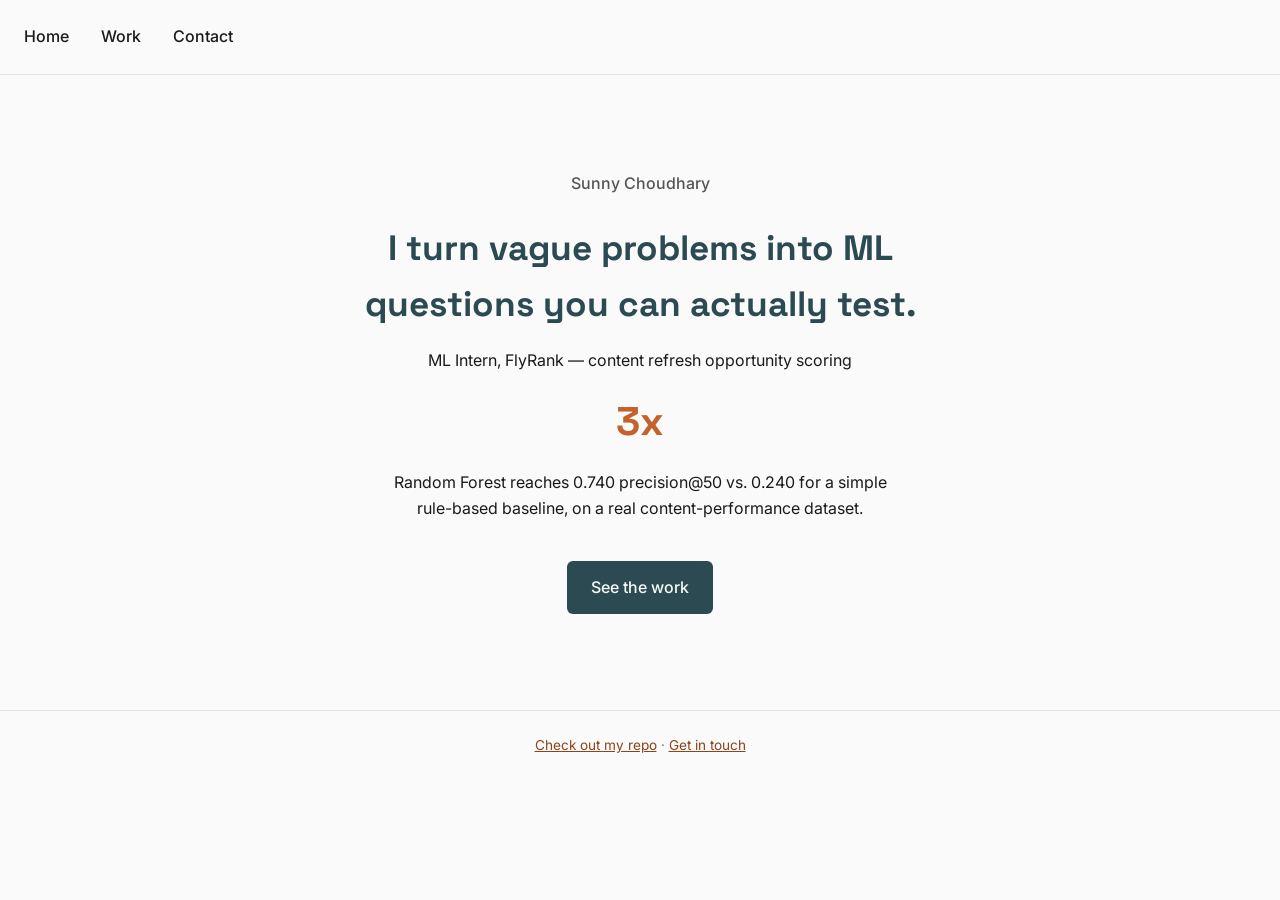
<file: docs/index.html>
<!DOCTYPE html>
<html lang="en">
<head>
<meta charset="UTF-8">
<meta name="viewport" content="width=device-width, initial-scale=1.0">
<title>Sunny Choudhary — ML Intern</title>
<meta name="description" content="Sunny Choudhary — ML intern building a content-scoring model that beats a rule-based baseline by 3x on real search data.">
<meta property="og:title" content="Sunny Choudhary — ML Intern">
<meta property="og:description" content="I turn vague problems into ML questions you can actually test. Content refresh opportunity scoring, built on real search data.">
<meta property="og:image" content="https://sunnychoudhary850.github.io/FlyRank/model-comparison-screenshot.png">
<meta property="og:type" content="website">
<link rel="icon" type="image/svg+xml" href="logo-favicon.svg">
<script data-goatcounter="https://sunnychoudhary.goatcounter.com/count" async src="//gc.zgo.at/count.js"></script>
<link rel="preconnect" href="https://fonts.googleapis.com">
<link href="https://fonts.googleapis.com/css2?family=Space+Grotesk:wght@500;700&family=Inter:wght@400;500&display=swap" rel="stylesheet">
<link rel="stylesheet" href="style.css">
</head>
<body>
  <nav>
    <a href="index.html">Home</a>
    <a href="work.html">Work</a>
    <a href="contact.html">Contact</a>
  </nav>

  <div class="wrap">
    <div class="hero">
      <p style="font-weight:500; color:#555; margin-bottom:0.25rem;">Sunny Choudhary</p>
      <h1>I turn vague problems into ML questions you can actually test.</h1>
      <p>ML Intern, FlyRank — content refresh opportunity scoring</p>
      <div class="proof-number">3x</div>
      <p>Random Forest reaches 0.740 precision@50 vs. 0.240 for a simple<br>
      rule-based baseline, on a real content-performance dataset.</p>
      <a class="cta" href="work.html">See the work</a>
    </div>
  </div>

  <footer>
    <a href="https://github.com/SunnyChoudhary850/FlyRank">Check out my repo</a> ·
    <a href="contact.html">Get in touch</a>
  </footer>
</body>
</html>
</file>
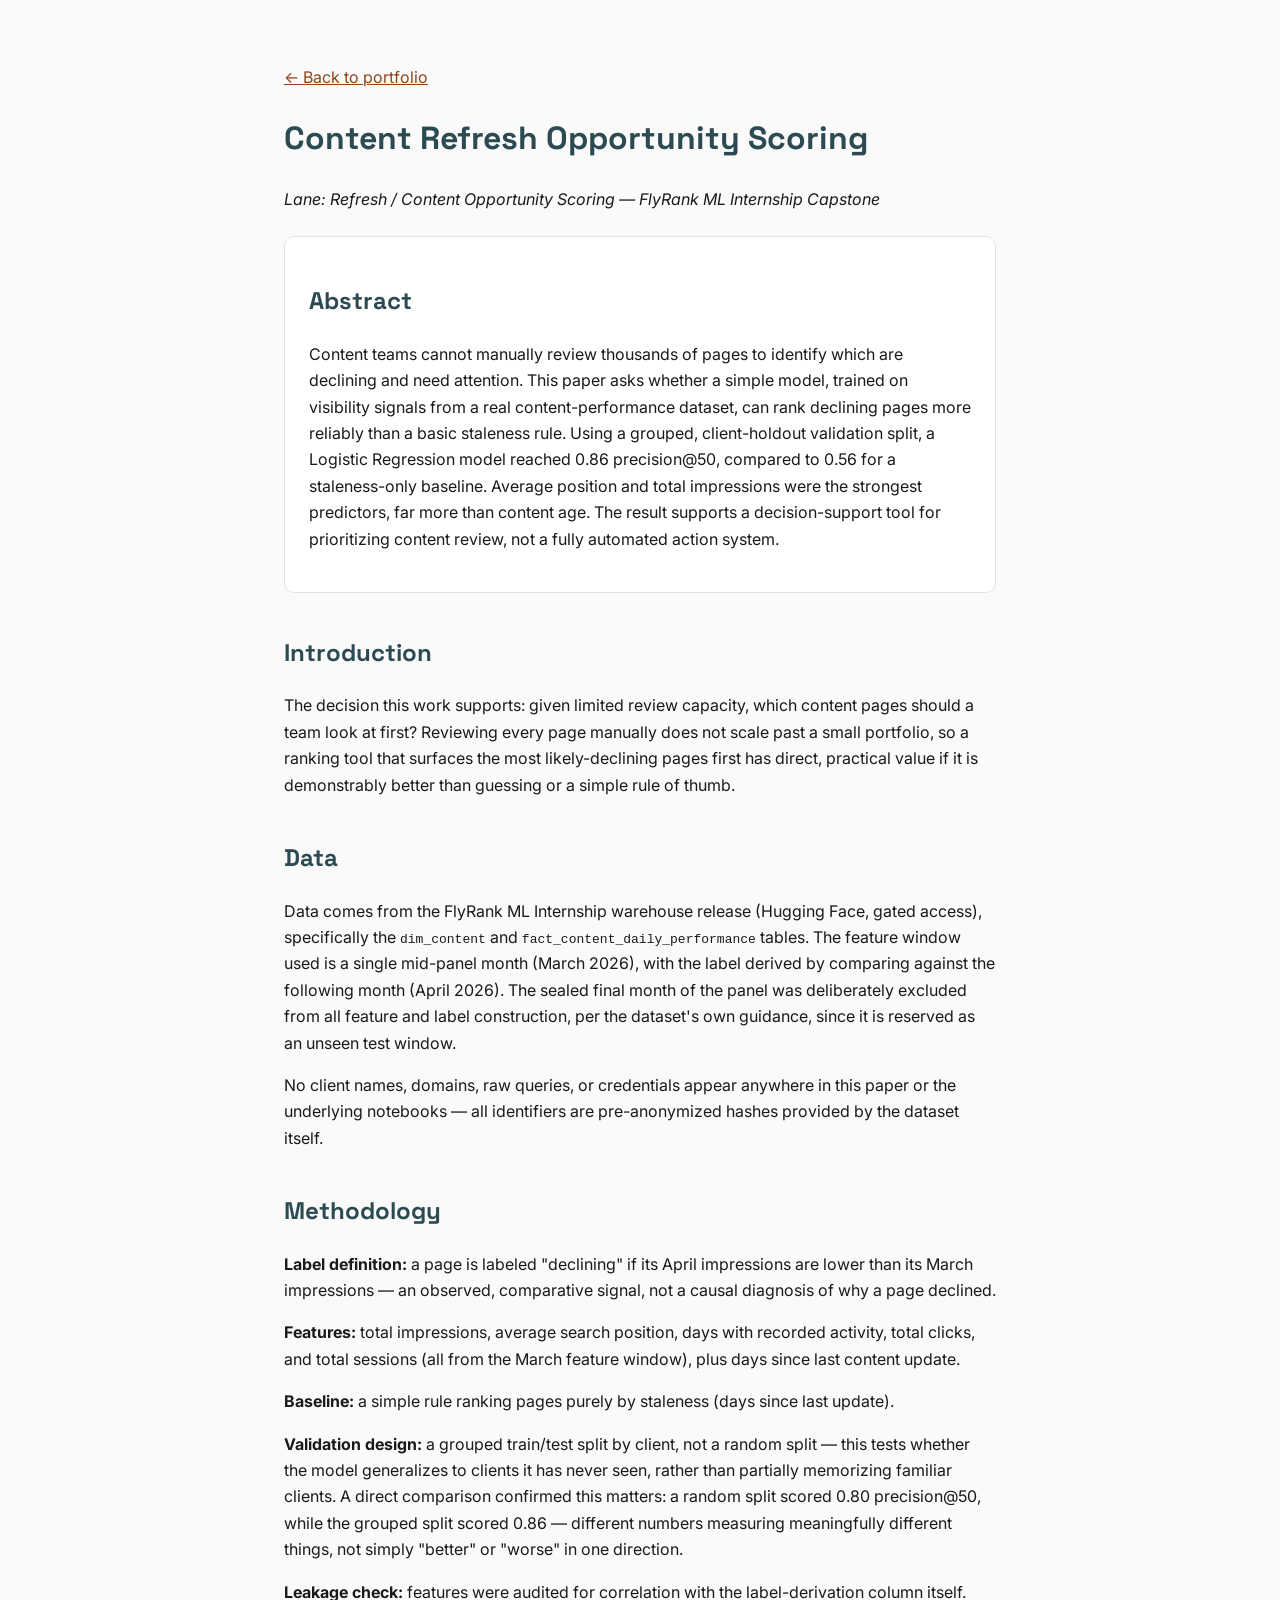
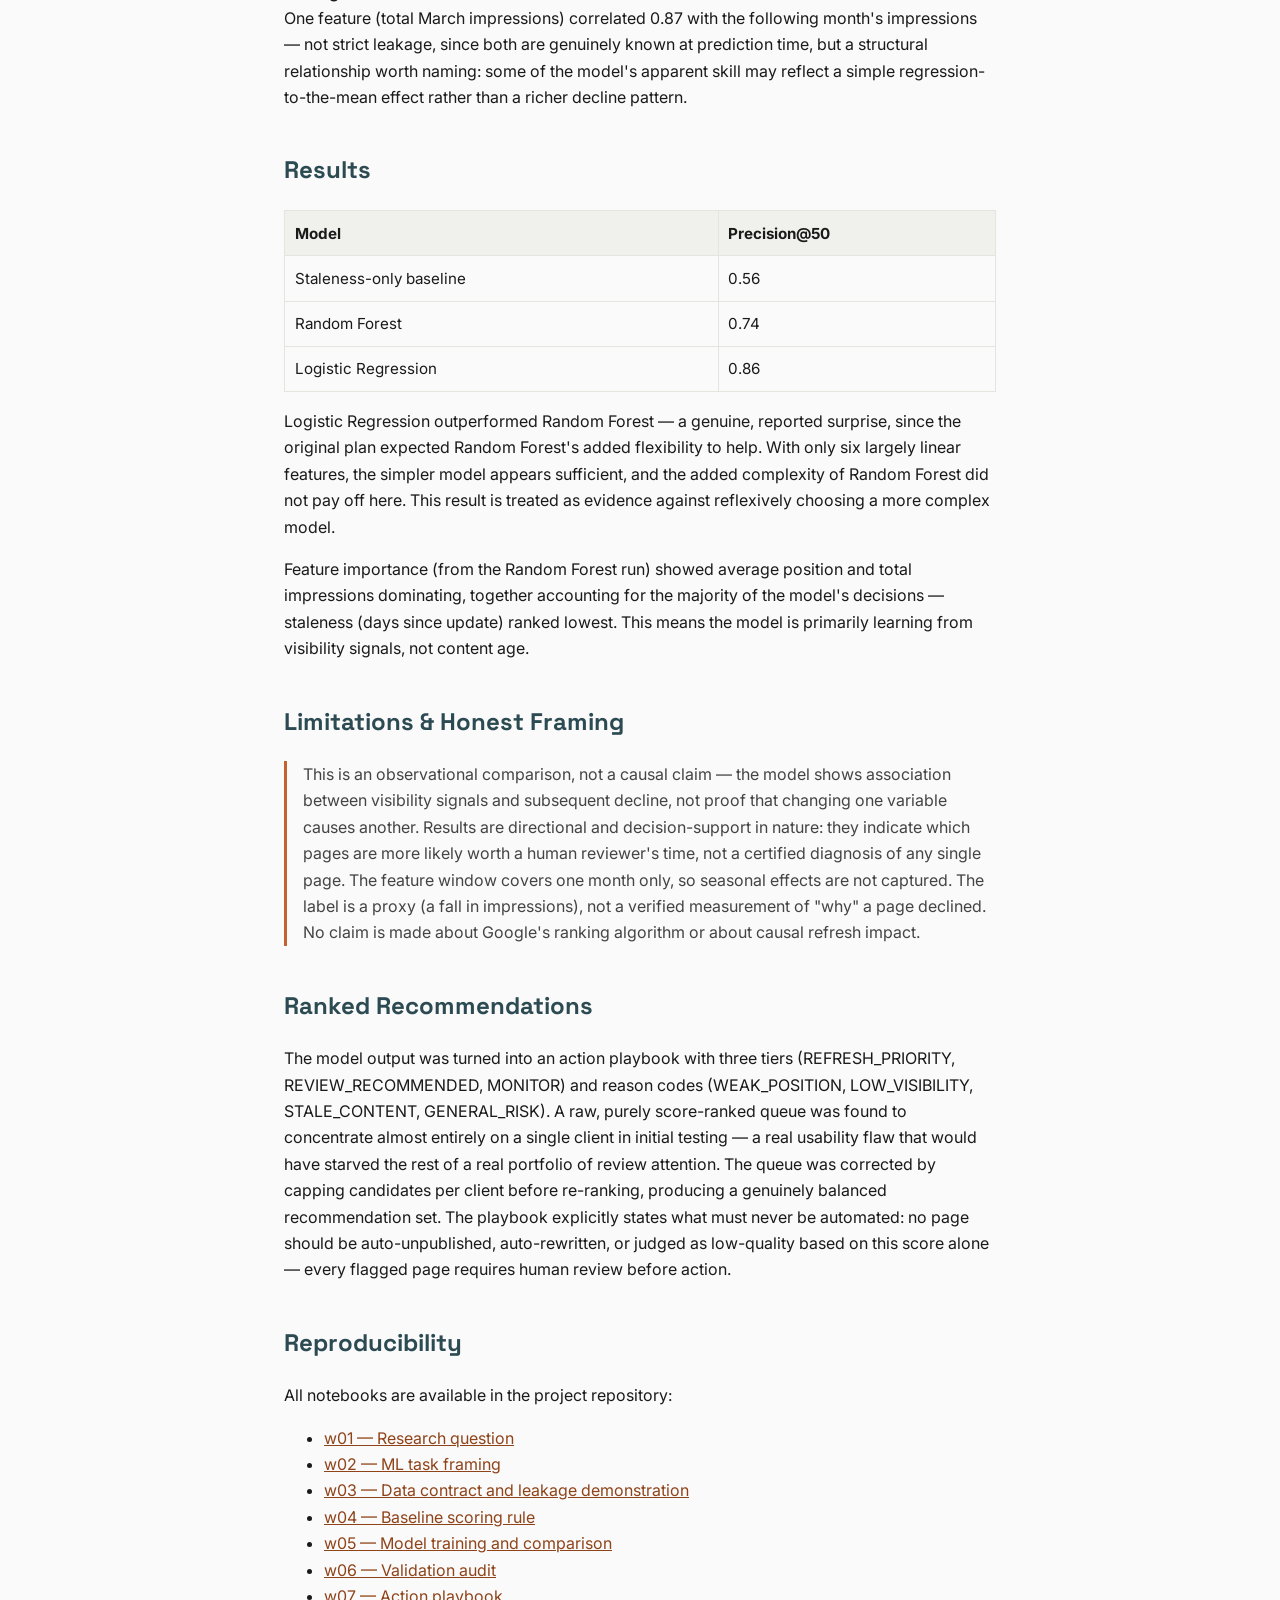
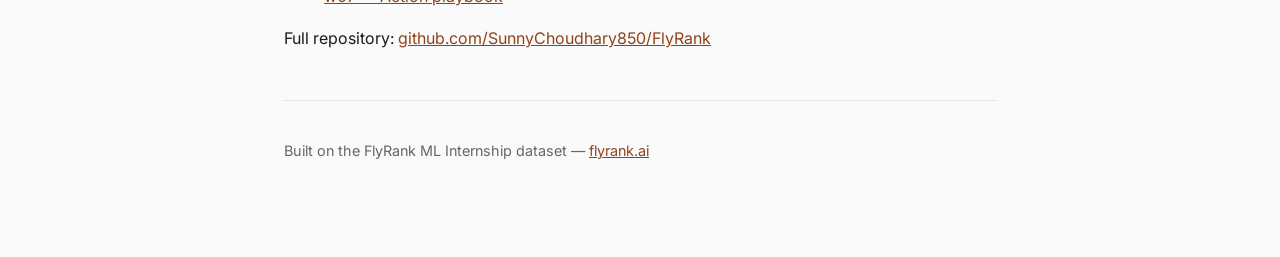
<file: docs/capstone.html>
<!DOCTYPE html>
<html lang="en">
<head>
<meta charset="UTF-8">
<meta name="viewport" content="width=device-width, initial-scale=1.0">
<title>Content Refresh Opportunity Scoring — Research Paper — Sunny Choudhary</title>
<meta name="description" content="A research paper on scoring content pages by decline risk, validated against an honest baseline, built on the FlyRank ML Internship dataset.">
<meta property="og:title" content="Content Refresh Opportunity Scoring — Research Paper">
<meta property="og:description" content="Question, method, and result: a validated content-decline scoring model, tested honestly.">
<meta property="og:type" content="article">
<link rel="preconnect" href="https://fonts.googleapis.com">
<link href="https://fonts.googleapis.com/css2?family=Space+Grotesk:wght@500;700&family=Inter:wght@400;500&display=swap" rel="stylesheet">
<style>
  :root {
    --text: #1A1A1A; --bg: #FAFAFA; --main: #2C4A52; --accent: #C4622D; --accent-text: #8F4319;
  }
  * { box-sizing: border-box; }
  body { margin: 0; background: var(--bg); color: var(--text); font-family: 'Inter', sans-serif; line-height: 1.65; }
  h1, h2 { font-family: 'Space Grotesk', sans-serif; color: var(--main); }
  a { color: var(--accent-text); }
  .wrap { max-width: 760px; margin: 0 auto; padding: 3rem 1.5rem 5rem; }
  .abstract { background: #fff; border: 1px solid #e5e5e0; border-radius: 10px; padding: 1.5rem; margin: 1.5rem 0; }
  table { width: 100%; border-collapse: collapse; margin: 1rem 0; }
  th, td { border: 1px solid #e5e5e0; padding: 0.6rem; text-align: left; font-size: 0.95rem; }
  th { background: #f0f0ec; }
  .limitation { border-left: 3px solid var(--accent); padding-left: 1rem; color: #444; }
  .credit { margin-top: 3rem; padding-top: 1.5rem; border-top: 1px solid #e5e5e0; font-size: 0.9rem; color: #666; }
  section { margin-top: 2.5rem; }
</style>
</head>
<body>
<div class="wrap">

<p><a href="https://sunnychoudhary850.github.io/FlyRank/">← Back to portfolio</a></p>

<h1>Content Refresh Opportunity Scoring</h1>
<p><em>Lane: Refresh / Content Opportunity Scoring — FlyRank ML Internship Capstone</em></p>

<section class="abstract">
<h2>Abstract</h2>
<p>Content teams cannot manually review thousands of pages to identify
which are declining and need attention. This paper asks whether a simple
model, trained on visibility signals from a real content-performance
dataset, can rank declining pages more reliably than a basic staleness
rule. Using a grouped, client-holdout validation split, a Logistic
Regression model reached 0.86 precision@50, compared to 0.56 for a
staleness-only baseline. Average position and total impressions were the
strongest predictors, far more than content age. The result supports a
decision-support tool for prioritizing content review, not a fully
automated action system.</p>
</section>

<section>
<h2>Introduction</h2>
<p>The decision this work supports: given limited review capacity, which
content pages should a team look at first? Reviewing every page manually
does not scale past a small portfolio, so a ranking tool that surfaces the
most likely-declining pages first has direct, practical value if it is
demonstrably better than guessing or a simple rule of thumb.</p>
</section>

<section>
<h2>Data</h2>
<p>Data comes from the FlyRank ML Internship warehouse release (Hugging
Face, gated access), specifically the <code>dim_content</code> and
<code>fact_content_daily_performance</code> tables. The feature window
used is a single mid-panel month (March 2026), with the label derived by
comparing against the following month (April 2026). The sealed final
month of the panel was deliberately excluded from all feature and label
construction, per the dataset's own guidance, since it is reserved as an
unseen test window.</p>
<p>No client names, domains, raw queries, or credentials appear anywhere
in this paper or the underlying notebooks — all identifiers are
pre-anonymized hashes provided by the dataset itself.</p>
</section>

<section>
<h2>Methodology</h2>
<p><strong>Label definition:</strong> a page is labeled "declining" if its
April impressions are lower than its March impressions — an observed,
comparative signal, not a causal diagnosis of why a page declined.</p>
<p><strong>Features:</strong> total impressions, average search position,
days with recorded activity, total clicks, and total sessions (all from
the March feature window), plus days since last content update.</p>
<p><strong>Baseline:</strong> a simple rule ranking pages purely by
staleness (days since last update).</p>
<p><strong>Validation design:</strong> a grouped train/test split by
client, not a random split — this tests whether the model generalizes to
clients it has never seen, rather than partially memorizing familiar
clients. A direct comparison confirmed this matters: a random split
scored 0.80 precision@50, while the grouped split scored 0.86 — different
numbers measuring meaningfully different things, not simply "better" or
"worse" in one direction.</p>
<p><strong>Leakage check:</strong> features were audited for correlation
with the label-derivation column itself. One feature (total March
impressions) correlated 0.87 with the following month's impressions —
not strict leakage, since both are genuinely known at prediction time,
but a structural relationship worth naming: some of the model's apparent
skill may reflect a simple regression-to-the-mean effect rather than a
richer decline pattern.</p>
</section>

<section>
<h2>Results</h2>
<table>
<tr><th>Model</th><th>Precision@50</th></tr>
<tr><td>Staleness-only baseline</td><td>0.56</td></tr>
<tr><td>Random Forest</td><td>0.74</td></tr>
<tr><td>Logistic Regression</td><td>0.86</td></tr>
</table>
<p>Logistic Regression outperformed Random Forest — a genuine, reported
surprise, since the original plan expected Random Forest's added
flexibility to help. With only six largely linear features, the simpler
model appears sufficient, and the added complexity of Random Forest did
not pay off here. This result is treated as evidence against reflexively
choosing a more complex model.</p>
<p>Feature importance (from the Random Forest run) showed average
position and total impressions dominating, together accounting for the
majority of the model's decisions — staleness (days since update) ranked
lowest. This means the model is primarily learning from visibility
signals, not content age.</p>
</section>

<section>
<h2>Limitations &amp; Honest Framing</h2>
<p class="limitation">This is an observational comparison, not a causal
claim — the model shows association between visibility signals and
subsequent decline, not proof that changing one variable causes another.
Results are directional and decision-support in nature: they indicate
which pages are more likely worth a human reviewer's time, not a
certified diagnosis of any single page. The feature window covers one
month only, so seasonal effects are not captured. The label is a proxy
(a fall in impressions), not a verified measurement of "why" a page
declined. No claim is made about Google's ranking algorithm or about
causal refresh impact.</p>
</section>

<section>
<h2>Ranked Recommendations</h2>
<p>The model output was turned into an action playbook with three tiers
(REFRESH_PRIORITY, REVIEW_RECOMMENDED, MONITOR) and reason codes
(WEAK_POSITION, LOW_VISIBILITY, STALE_CONTENT, GENERAL_RISK). A raw,
purely score-ranked queue was found to concentrate almost entirely on a
single client in initial testing — a real usability flaw that would have
starved the rest of a real portfolio of review attention. The queue was
corrected by capping candidates per client before re-ranking, producing a
genuinely balanced recommendation set. The playbook explicitly states
what must never be automated: no page should be auto-unpublished,
auto-rewritten, or judged as low-quality based on this score alone —
every flagged page requires human review before action.</p>
</section>

<section>
<h2>Reproducibility</h2>
<p>All notebooks are available in the project repository:</p>
<ul>
<li><a href="https://github.com/SunnyChoudhary850/FlyRank/blob/main/work/notebooks/w01_research_question.ipynb">w01 — Research question</a></li>
<li><a href="https://github.com/SunnyChoudhary850/FlyRank/blob/main/work/notebooks/w02_ml_task_framing.ipynb">w02 — ML task framing</a></li>
<li><a href="https://github.com/SunnyChoudhary850/FlyRank/blob/main/work/notebooks/w03_data_contract.ipynb">w03 — Data contract and leakage demonstration</a></li>
<li><a href="https://github.com/SunnyChoudhary850/FlyRank/blob/main/work/notebooks/w04_baseline_score.ipynb">w04 — Baseline scoring rule</a></li>
<li><a href="https://github.com/SunnyChoudhary850/FlyRank/blob/main/work/notebooks/w05_model.ipynb">w05 — Model training and comparison</a></li>
<li><a href="https://github.com/SunnyChoudhary850/FlyRank/blob/main/work/notebooks/w06_validation_audit.ipynb">w06 — Validation audit</a></li>
<li><a href="https://github.com/SunnyChoudhary850/FlyRank/blob/main/work/notebooks/w07_action_playbook.ipynb">w07 — Action playbook</a></li>
</ul>
<p>Full repository: <a href="https://github.com/SunnyChoudhary850/FlyRank">github.com/SunnyChoudhary850/FlyRank</a></p>
</section>

<div class="credit">
<p>Built on the FlyRank ML Internship dataset —
<a href="https://flyrank.ai">flyrank.ai</a></p>
</div>

</div>
</body>
</html>
</file>
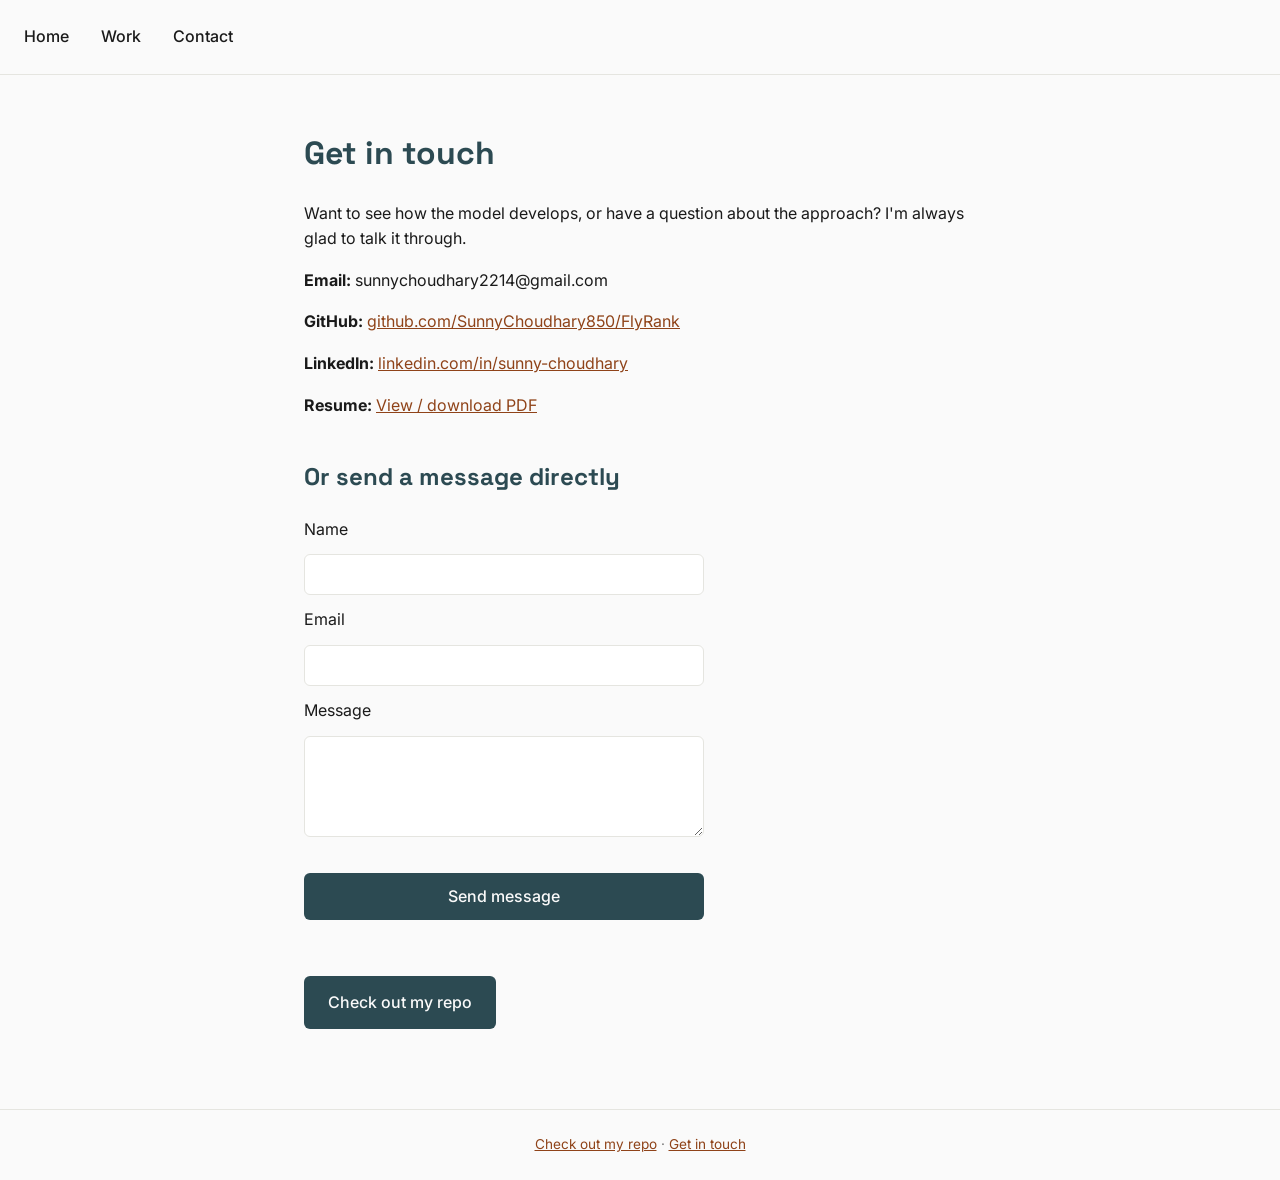
<file: docs/contact.html>
<!DOCTYPE html>
<html lang="en">
<head>
<meta charset="UTF-8">
<meta name="viewport" content="width=device-width, initial-scale=1.0">
<title>Contact — Sunny Choudhary</title>
<meta name="description" content="Get in touch with Sunny Choudhary — ML intern and full stack developer.">
<meta property="og:title" content="Contact — Sunny Choudhary">
<meta property="og:description" content="Reach out, check the repo, or book time to chat.">
<meta property="og:type" content="website">
<link rel="icon" type="image/svg+xml" href="logo-favicon.svg">
<script data-goatcounter="https://sunnychoudhary.goatcounter.com/count" async src="//gc.zgo.at/count.js"></script>
<link rel="preconnect" href="https://fonts.googleapis.com">
<link href="https://fonts.googleapis.com/css2?family=Space+Grotesk:wght@500;700&family=Inter:wght@400;500&display=swap" rel="stylesheet">
<link rel="stylesheet" href="style.css">
</head>
<body>
  <nav>
    <a href="index.html">Home</a>
    <a href="work.html">Work</a>
    <a href="contact.html">Contact</a>
  </nav>

  <div class="wrap">
    <h1>Get in touch</h1>
    <p>Want to see how the model develops, or have a question about the
    approach? I'm always glad to talk it through.</p>

    <p><strong>Email:</strong> sunnychoudhary2214@gmail.com</p>
    <p><strong>GitHub:</strong>
      <a href="https://github.com/SunnyChoudhary850/FlyRank">github.com/SunnyChoudhary850/FlyRank</a>
    </p>
    <p><strong>LinkedIn:</strong>
      <a href="https://www.linkedin.com/in/sunny-choudhary-4a284230b/">linkedin.com/in/sunny-choudhary</a>
    </p>
    <p><strong>Resume:</strong>
      <a href="Sunny_Choudhary_Resume.pdf">View / download PDF</a>
    </p>

    <h2 style="margin-top:2.5rem;">Or send a message directly</h2>
    <form action="https://formspree.io/f/mwlennob" method="POST" style="display:flex; flex-direction:column; gap:0.75rem; max-width:400px; margin-top:1rem;">
      <label for="name">Name</label>
      <input type="text" id="name" name="name" required style="padding:0.6rem; border:1px solid #e5e5e0; border-radius:6px; font-family:inherit; font-size:1rem;">

      <label for="email">Email</label>
      <input type="email" id="email" name="_replyto" required pattern="[^@\s]+@[^@\s]+\.[^@\s]+" title="Please enter a valid email address, e.g. name@example.com" style="padding:0.6rem; border:1px solid #e5e5e0; border-radius:6px; font-family:inherit; font-size:1rem;">

      <label for="message">Message</label>
      <textarea id="message" name="message" rows="4" required style="padding:0.6rem; border:1px solid #e5e5e0; border-radius:6px; font-family:inherit; font-size:1rem;"></textarea>

      <button type="submit" class="cta" style="border:none; cursor:pointer; font-family:inherit; font-size:1rem;">Send message</button>
    </form>

    <p style="margin-top:2rem;">
      <a class="cta" href="https://github.com/SunnyChoudhary850/FlyRank">Check out my repo</a>
    </p>
  </div>

  <footer>
    <a href="https://github.com/SunnyChoudhary850/FlyRank">Check out my repo</a> ·
    <a href="contact.html">Get in touch</a>
  </footer>
</body>
</html>
</file>
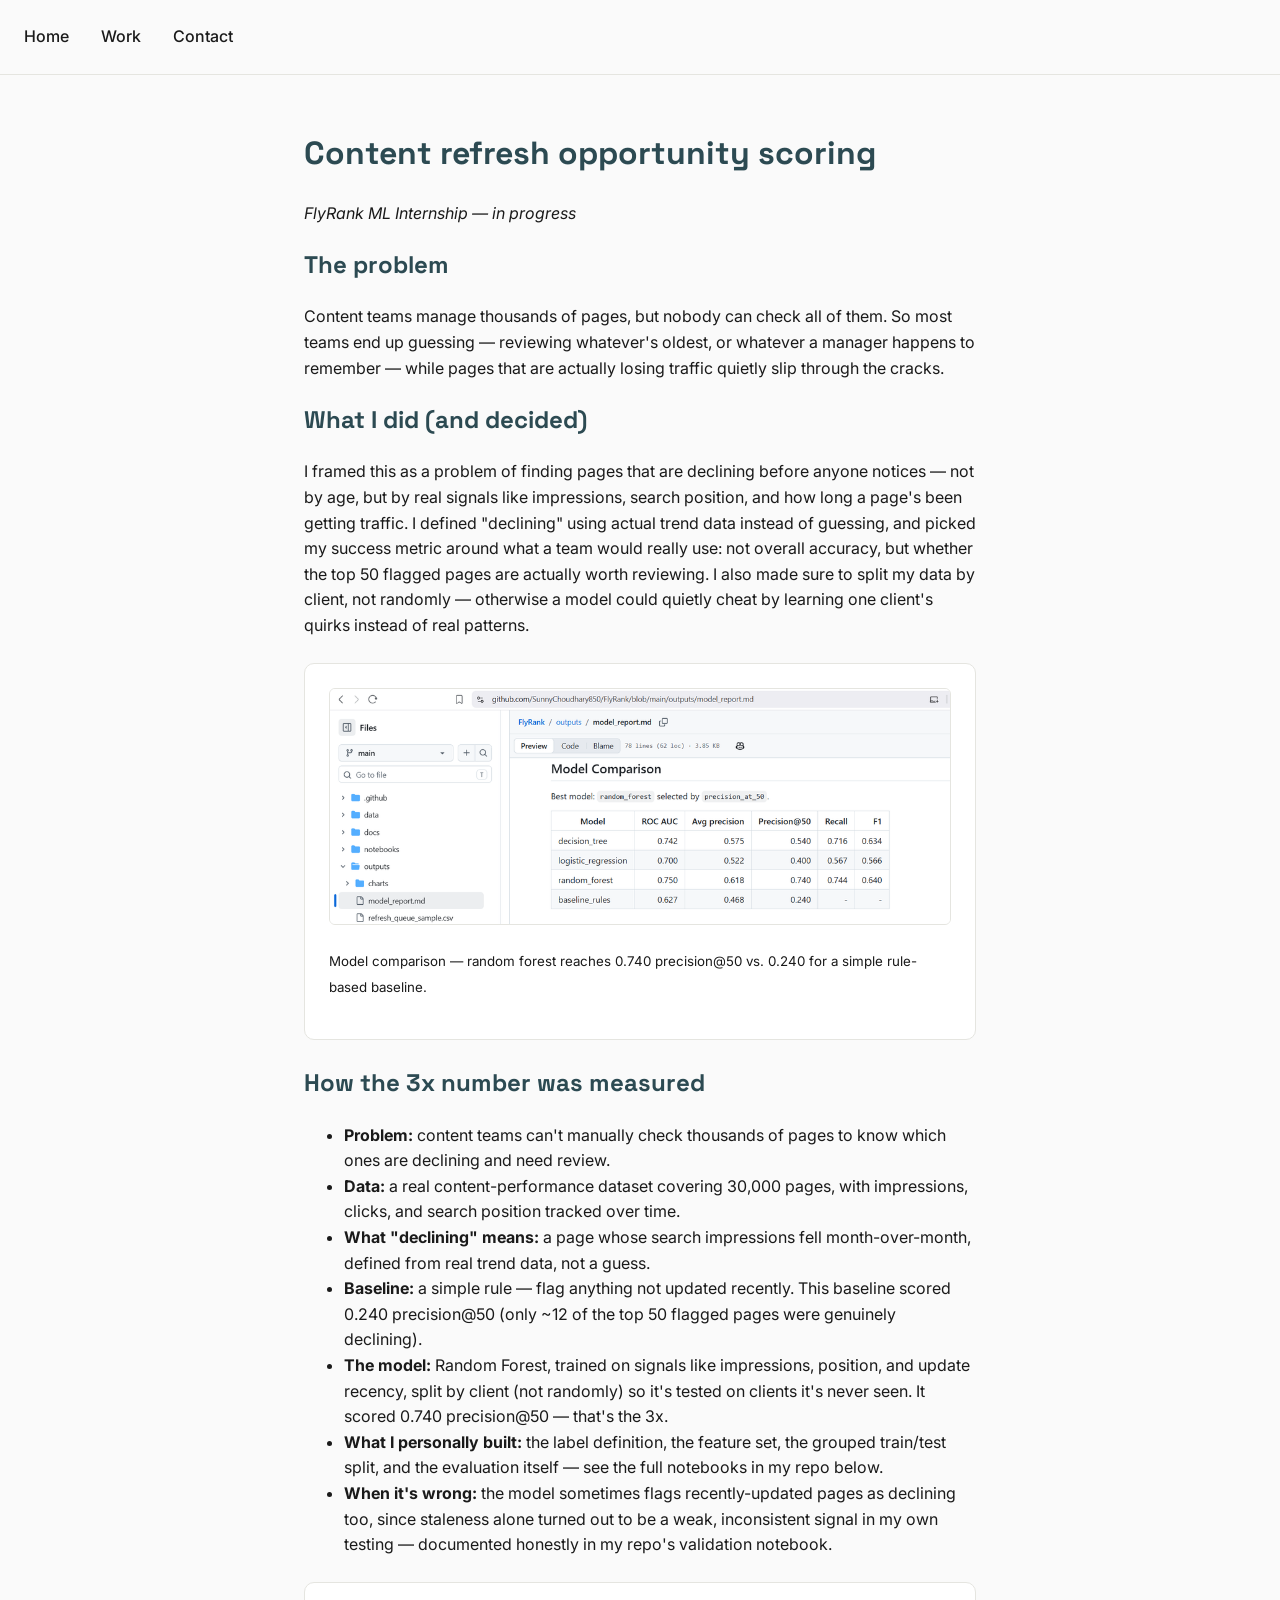
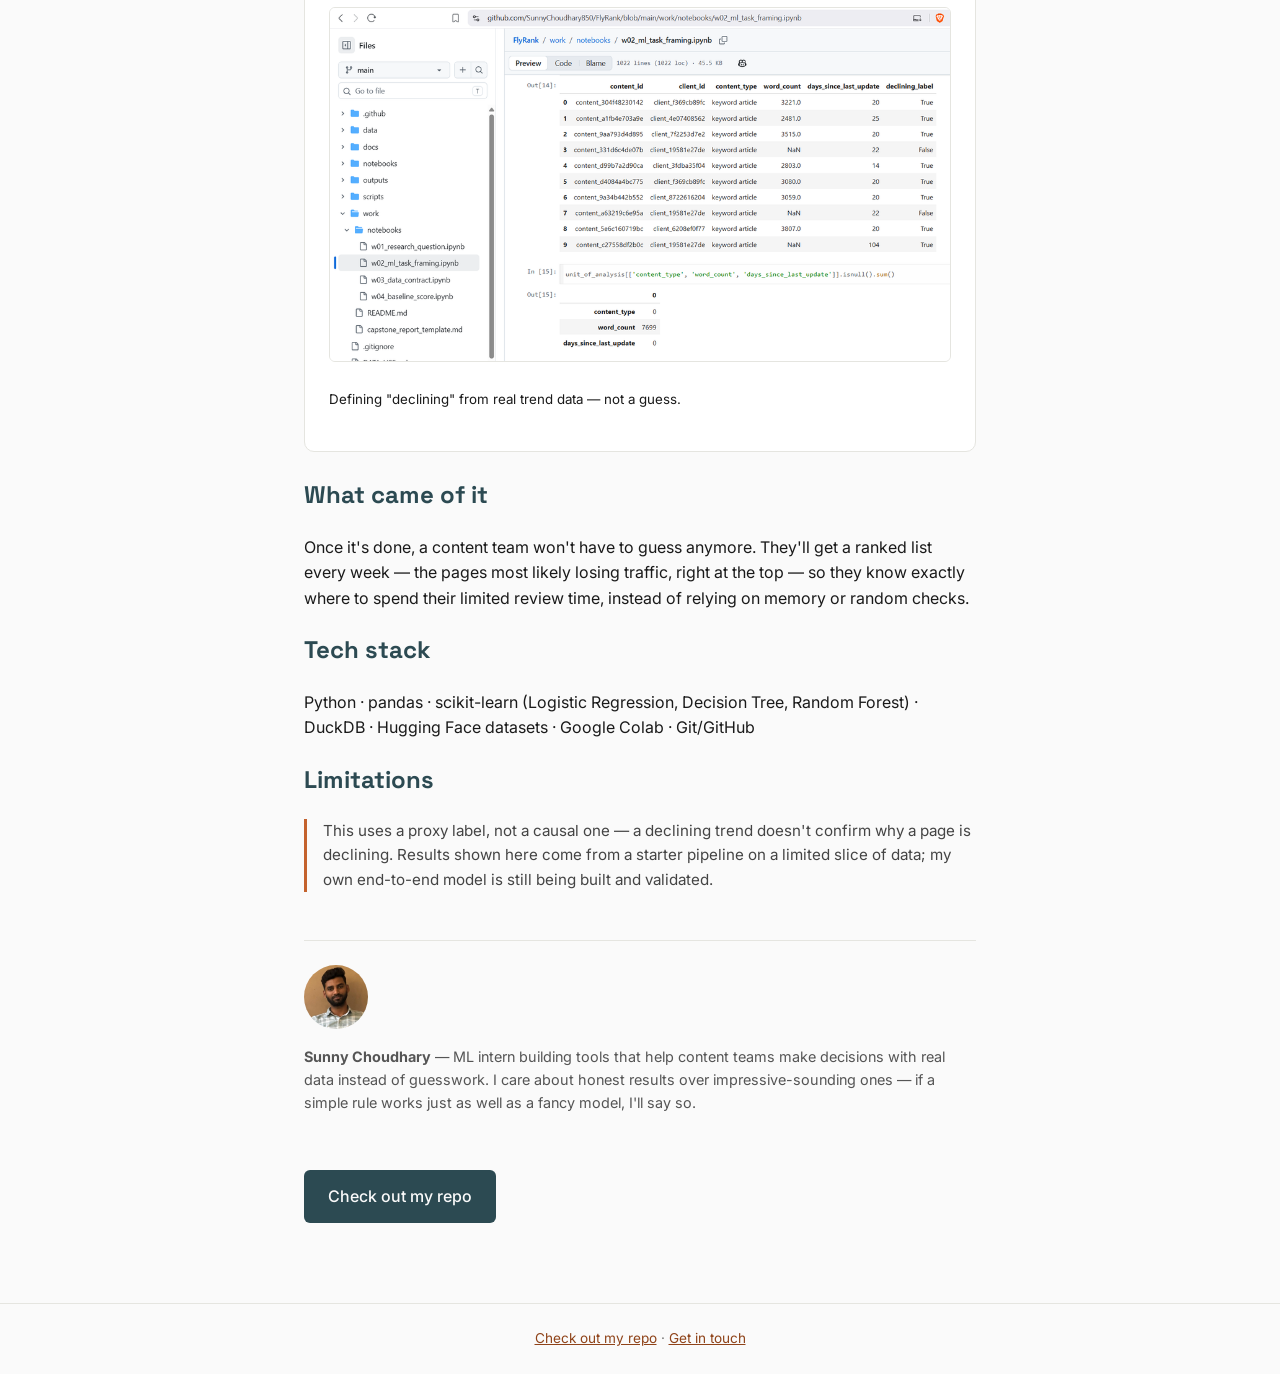
<file: docs/work.html>
<!DOCTYPE html>
<html lang="en">
<head>
<meta charset="UTF-8">
<meta name="viewport" content="width=device-width, initial-scale=1.0">
<title>Work — Sunny Choudhary</title>
<meta name="description" content="Case study: a machine learning model that scores content pages by decline risk, beating a simple rule-based baseline by 3x on real search data.">
<meta property="og:title" content="Content Refresh Opportunity Scoring — Sunny Choudhary">
<meta property="og:description" content="How I built and validated a model that beats a rule-based baseline by 3x.">
<meta property="og:image" content="https://sunnychoudhary850.github.io/FlyRank/model-comparison-screenshot.png">
<meta property="og:type" content="article">
<link rel="icon" type="image/svg+xml" href="logo-favicon.svg">
<script data-goatcounter="https://sunnychoudhary.goatcounter.com/count" async src="//gc.zgo.at/count.js"></script>
<link rel="preconnect" href="https://fonts.googleapis.com">
<link href="https://fonts.googleapis.com/css2?family=Space+Grotesk:wght@500;700&family=Inter:wght@400;500&display=swap" rel="stylesheet">
<link rel="stylesheet" href="style.css">
</head>
<body>
  <nav>
    <a href="index.html">Home</a>
    <a href="work.html">Work</a>
    <a href="contact.html">Contact</a>
  </nav>

  <div class="wrap">
    <h1>Content refresh opportunity scoring</h1>
    <p><em>FlyRank ML Internship — in progress</em></p>

    <h2>The problem</h2>
    <p>Content teams manage thousands of pages, but nobody can check all of
    them. So most teams end up guessing — reviewing whatever's oldest, or
    whatever a manager happens to remember — while pages that are actually
    losing traffic quietly slip through the cracks.</p>

    <h2>What I did (and decided)</h2>
    <p>I framed this as a problem of finding pages that are declining before
    anyone notices — not by age, but by real signals like impressions,
    search position, and how long a page's been getting traffic. I defined
    "declining" using actual trend data instead of guessing, and picked my
    success metric around what a team would really use: not overall
    accuracy, but whether the top 50 flagged pages are actually worth
    reviewing. I also made sure to split my data by client, not randomly —
    otherwise a model could quietly cheat by learning one client's quirks
    instead of real patterns.</p>

    <div class="card">
      <img src="model-comparison-screenshot.png" alt="Model comparison table showing precision at 50 scores for baseline rules, logistic regression, decision tree, and random forest">
      <p><small>Model comparison — random forest reaches 0.740 precision@50 vs. 0.240 for a simple rule-based baseline.</small></p>
    </div>

    <h2>How the 3x number was measured</h2>
    <ul>
      <li><strong>Problem:</strong> content teams can't manually check thousands of pages to know which ones are declining and need review.</li>
      <li><strong>Data:</strong> a real content-performance dataset covering 30,000 pages, with impressions, clicks, and search position tracked over time.</li>
      <li><strong>What "declining" means:</strong> a page whose search impressions fell month-over-month, defined from real trend data, not a guess.</li>
      <li><strong>Baseline:</strong> a simple rule — flag anything not updated recently. This baseline scored 0.240 precision@50 (only ~12 of the top 50 flagged pages were genuinely declining).</li>
      <li><strong>The model:</strong> Random Forest, trained on signals like impressions, position, and update recency, split by client (not randomly) so it's tested on clients it's never seen. It scored 0.740 precision@50 — that's the 3x.</li>
      <li><strong>What I personally built:</strong> the label definition, the feature set, the grouped train/test split, and the evaluation itself — see the full notebooks in my repo below.</li>
      <li><strong>When it's wrong:</strong> the model sometimes flags recently-updated pages as declining too, since staleness alone turned out to be a weak, inconsistent signal in my own testing — documented honestly in my repo's validation notebook.</li>
    </ul>

    <div class="card">
      <img src="target-label-screenshot.png" alt="Notebook output showing the declining label split, 54.2 percent declining and 45.8 percent not">
      <p><small>Defining "declining" from real trend data — not a guess.</small></p>
    </div>

    <h2>What came of it</h2>
    <p>Once it's done, a content team won't have to guess anymore. They'll
    get a ranked list every week — the pages most likely losing traffic,
    right at the top — so they know exactly where to spend their limited
    review time, instead of relying on memory or random checks.</p>

    <h2>Tech stack</h2>
    <p>Python · pandas · scikit-learn (Logistic Regression, Decision Tree,
    Random Forest) · DuckDB · Hugging Face datasets · Google Colab · Git/GitHub</p>

    <h2>Limitations</h2>
    <p class="limitation">This uses a proxy label, not a causal one — a
    declining trend doesn't confirm why a page is declining. Results shown
    here come from a starter pipeline on a limited slice of data; my own
    end-to-end model is still being built and validated.</p>

    <div class="sidebar-bio">
      <img src="bio-photo.jpg" alt="Photo of Sunny Choudhary">
      <div>
        <strong>Sunny Choudhary</strong> — ML intern building tools that
        help content teams make decisions with real data instead of
        guesswork. I care about honest results over impressive-sounding
        ones — if a simple rule works just as well as a fancy model, I'll
        say so.
      </div>
    </div>

    <p style="margin-top:2rem;">
      <a class="cta" href="https://github.com/SunnyChoudhary850/FlyRank">Check out my repo</a>
    </p>
  </div>

  <footer>
    <a href="https://github.com/SunnyChoudhary850/FlyRank">Check out my repo</a> ·
    <a href="contact.html">Get in touch</a>
  </footer>
</body>
</html>
</file>
<file: docs/style.css>
:root {
  --text: #1A1A1A;
  --bg: #FAFAFA;
  --main: #2C4A52;
  --accent: #C4622D;
  --accent-text: #8F4319; /* darker variant, passes AA contrast for small text/links */
}

* { box-sizing: border-box; }

body {
  margin: 0;
  background: var(--bg);
  color: var(--text);
  font-family: 'Inter', sans-serif;
  line-height: 1.6;
}

h1, h2, h3 {
  font-family: 'Space Grotesk', sans-serif;
  color: var(--main);
}

a { color: var(--accent-text); }

.wrap {
  max-width: 720px;
  margin: 0 auto;
  padding: 2rem 1.5rem 4rem;
}

nav {
  display: flex;
  flex-wrap: wrap;
  gap: 0.5rem 1rem;
  padding: 0.75rem 1rem;
  border-bottom: 1px solid #e5e5e0;
  font-weight: 500;
}

nav a {
  color: var(--text);
  text-decoration: none;
  padding: 0.75rem 0.5rem;
  min-height: 44px;
  display: inline-flex;
  align-items: center;
}

nav a:hover { color: var(--accent-text); }

.hero {
  text-align: center;
  padding: 3rem 1rem 2rem;
}

.hero h1 { font-size: 2.2rem; margin-bottom: 0.5rem; }

.proof-number {
  font-family: 'Space Grotesk', sans-serif;
  font-size: 2.5rem;
  color: var(--accent);
  font-weight: 700;
  margin: 1rem 0 0.25rem;
}

.cta {
  display: inline-block;
  margin-top: 1.5rem;
  padding: 0.85rem 1.5rem;
  background: var(--main);
  color: #FAFAFA;
  text-decoration: none;
  border-radius: 6px;
  font-weight: 500;
  min-height: 44px;
}

.cta:hover { opacity: 0.9; }

.card {
  border: 1px solid #e5e5e0;
  border-radius: 10px;
  padding: 1.5rem;
  margin: 1.5rem 0;
  background: #fff;
}

.card img {
  max-width: 100%;
  height: auto;
  border-radius: 6px;
  border: 1px solid #e5e5e0;
}

.limitation {
  border-left: 3px solid var(--accent);
  padding-left: 1rem;
  color: #444;
  font-size: 0.95rem;
}

.sidebar-bio {
  margin-top: 3rem;
  padding-top: 1.5rem;
  border-top: 1px solid #e5e5e0;
  font-size: 0.9rem;
  color: #555;
  display: flex;
  flex-wrap: wrap;
  gap: 1rem;
  align-items: flex-start;
}

.sidebar-bio img {
  width: 64px;
  height: 64px;
  border-radius: 50%;
  object-fit: cover;
  flex-shrink: 0;
}

footer {
  text-align: center;
  padding: 1.5rem;
  border-top: 1px solid #e5e5e0;
  font-size: 0.85rem;
  color: #777;
}

footer a { color: var(--accent-text); }

/* Mobile safety net */
@media (max-width: 480px) {
  .hero h1 { font-size: 1.7rem; }
  .proof-number { font-size: 2rem; }
  .wrap { padding: 1.5rem 1rem 3rem; }
}
</file>
